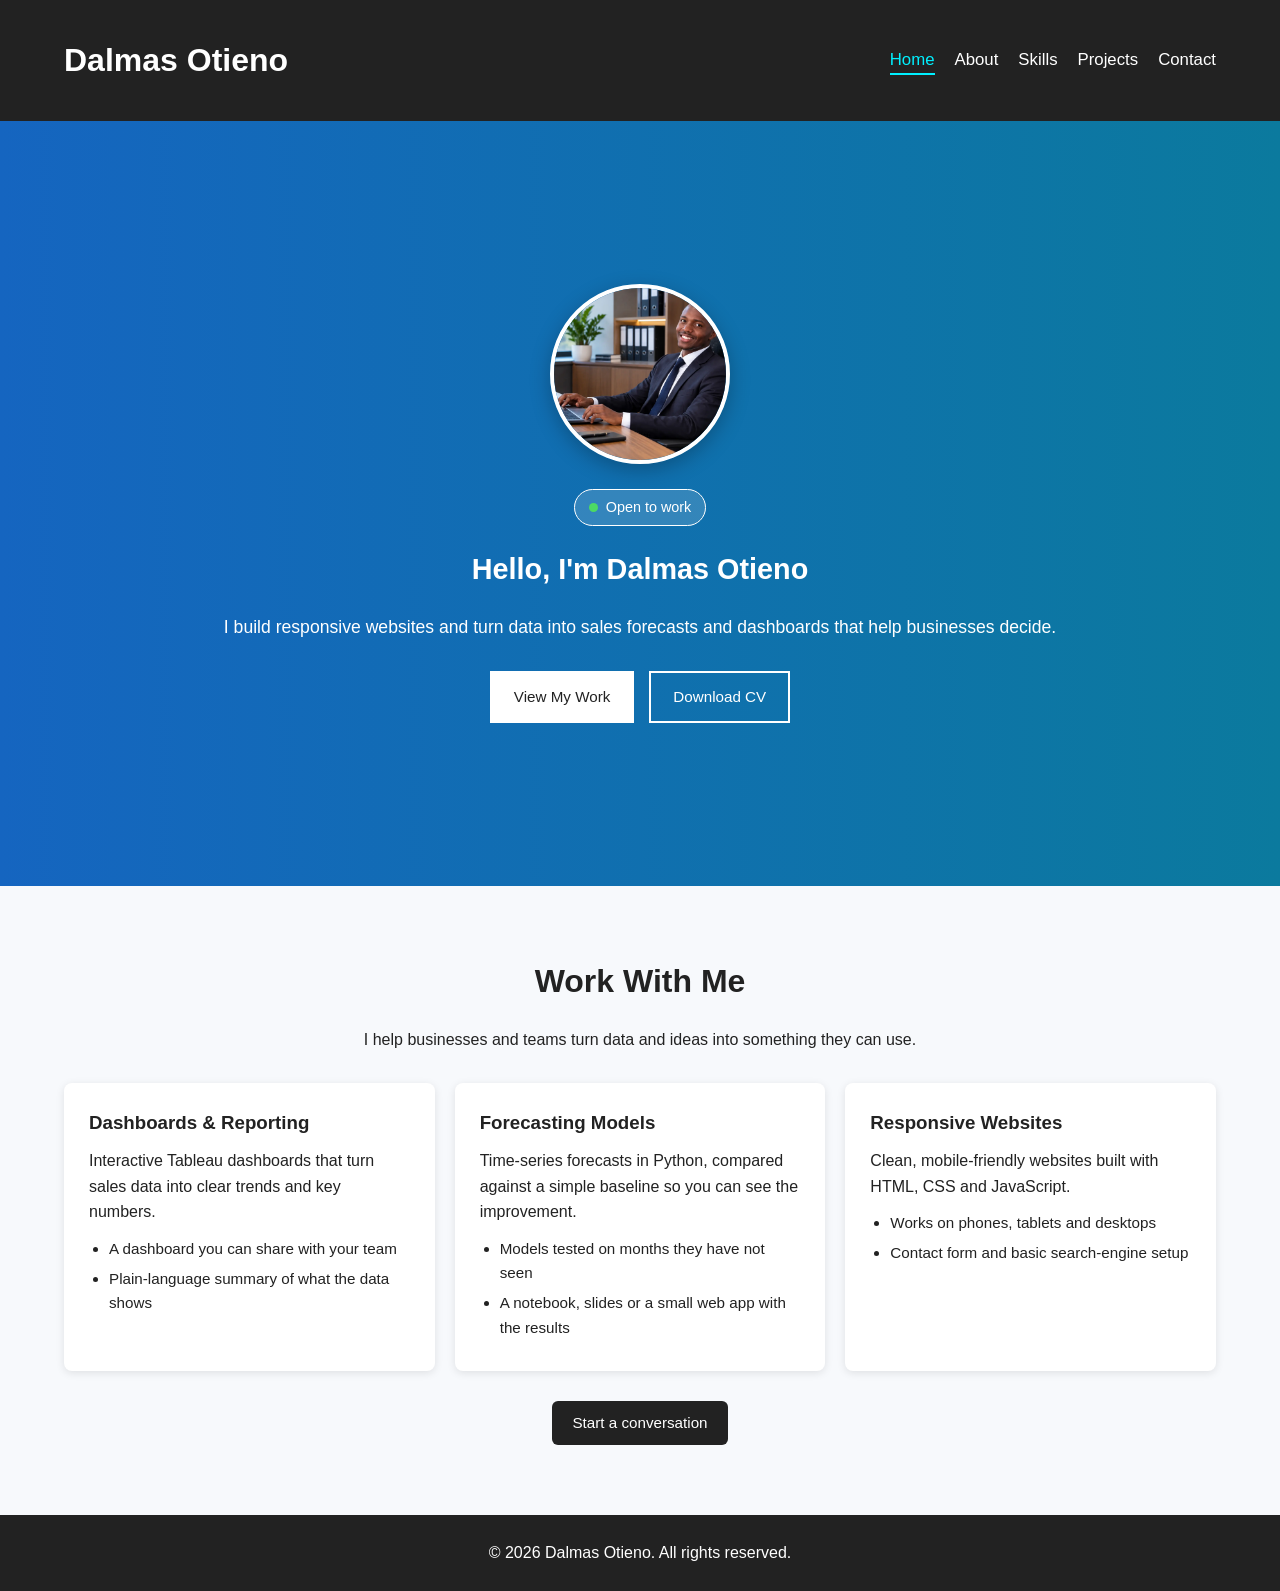
<file: docs/index.html>
<!DOCTYPE html>
<html lang="en">
<head>
  <meta charset="UTF-8">
  <meta http-equiv="refresh" content="0; url=home/">
  <title>Professional Portfolio</title>
</head>
<body>
  <p>Redirecting to <a href="home/">Home</a>...</p>
</body>
</html>
</file>
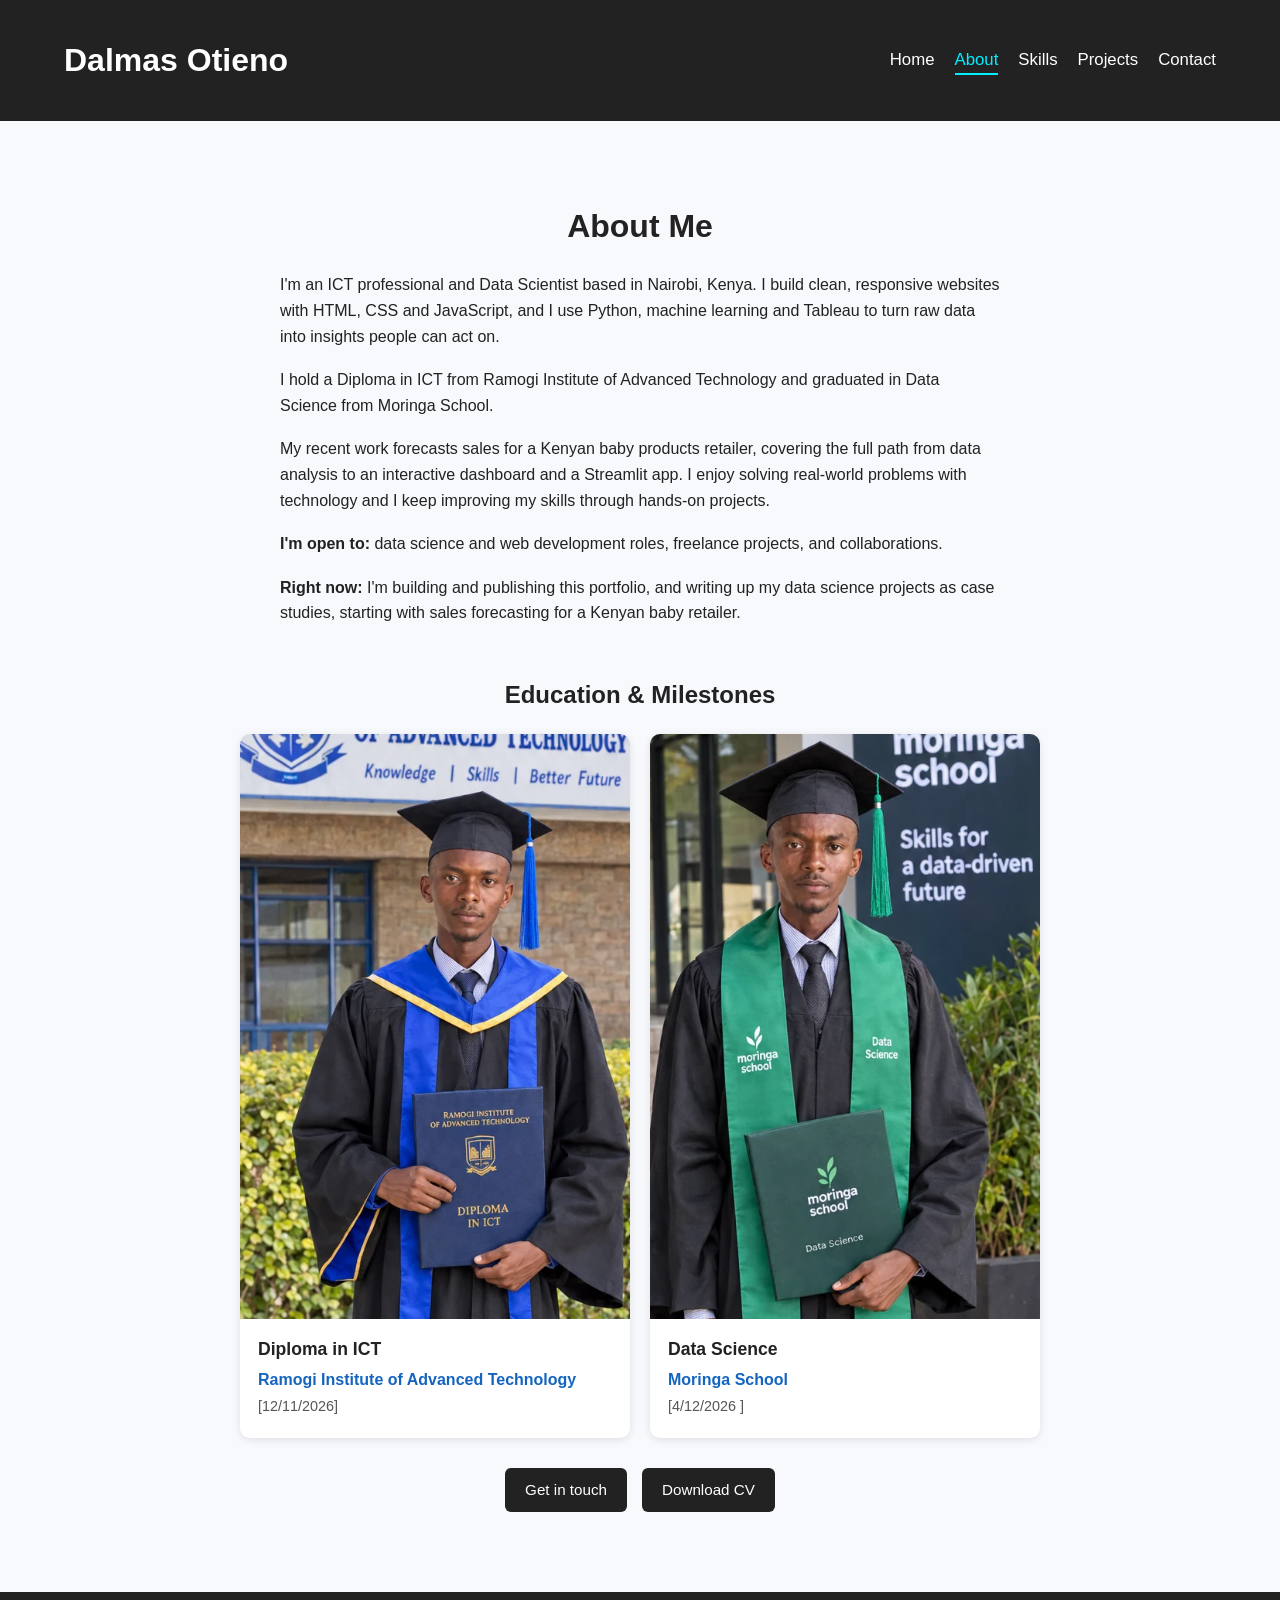
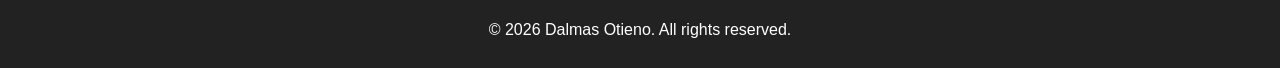
<file: docs/about/index.html>
<!DOCTYPE html>
<html lang="en">
<head>
  <meta charset="UTF-8">
  <meta name="viewport" content="width=device-width, initial-scale=1.0">
  <meta name="color-scheme" content="light dark">
  <title>About | Dalmas Otieno</title>
  <meta name="description" content="About Dalmas Otieno: ICT professional and Data Scientist in Nairobi who builds responsive websites and turns data into forecasts and dashboards.">
  <meta name="theme-color" content="#222222">
  <link rel="icon" href="../assets/images/favicon.png">
  <link rel="canonical" href="https://dalmasotieno.github.io/projecthub/about/">

  <meta property="og:type" content="website">
  <meta property="og:title" content="About | Dalmas Otieno">
  <meta property="og:description" content="ICT professional and Data Scientist building websites, forecasts and dashboards.">
  <meta property="og:image" content="https://dalmasotieno.github.io/projecthub/assets/images/preview.png">
  <meta property="og:url" content="https://dalmasotieno.github.io/projecthub/about/">
  <meta name="twitter:card" content="summary_large_image">

  <link rel="stylesheet" href="../assets/css/style.css">
</head>
<body>

<header>
  <nav class="container">
    <h1>Dalmas Otieno</h1>
    <button class="menu-toggle" id="menuToggle" aria-label="Toggle menu" aria-expanded="false" aria-controls="navLinks">&#9776;</button>
    <ul id="navLinks">
      <li><a href="../home/">Home</a></li>
      <li><a href="../about/" class="active">About</a></li>
      <li><a href="../skills/">Skills</a></li>
      <li><a href="../projects/">Projects</a></li>
      <li><a href="../contact/">Contact</a></li>
    </ul>
  </nav>
</header>

<main class="page-main">
  <section class="section container">
    <h2>About Me</h2>

    <p class="about-text">I'm an ICT professional and Data Scientist based in Nairobi, Kenya. I build clean, responsive websites with HTML, CSS and JavaScript, and I use Python, machine learning and Tableau to turn raw data into insights people can act on.</p>

    <p class="about-text">I hold a Diploma in ICT from Ramogi Institute of Advanced Technology and graduated in Data Science from Moringa School.</p>

    <p class="about-text">My recent work forecasts sales for a Kenyan baby products retailer, covering the full path from data analysis to an interactive dashboard and a Streamlit app. I enjoy solving real-world problems with technology and I keep improving my skills through hands-on projects.</p>

    <p class="about-text"><strong>I'm open to:</strong> data science and web development roles, freelance projects, and collaborations.</p>
<p class="about-text now-line"><strong>Right now:</strong> I'm building and publishing this portfolio, and writing up my data science projects as case studies, starting with sales forecasting for a Kenyan baby retailer.</p>

    <h3 class="edu-title">Education &amp; Milestones</h3>

    <div class="edu-grid">
      <article class="edu-card">
        <img src="../assets/images/graduation-ramogi.webp" alt="Dalmas Otieno at graduation from Ramogi Institute of Advanced Technology" width="504" height="756" loading="lazy">
        <div class="edu-body">
          <h4>Diploma in ICT</h4>
          <p class="edu-school">Ramogi Institute of Advanced Technology</p>
          <p class="edu-year">[12/11/2026]</p>
        </div>
      </article>

      <article class="edu-card">
        <img src="../assets/images/graduation-moringa.webp" alt="Dalmas Otieno at graduation from Moringa School" width="504" height="756" loading="lazy">
        <div class="edu-body">
          <h4>Data Science</h4>
          <p class="edu-school">Moringa School</p>
          <p class="edu-year">[4/12/2026 ]</p>
        </div>
      </article>
    </div>

    <p class="about-cta">
      <a class="project-link" href="../contact/">Get in touch</a>
      <a class="project-link" href="../assets/cv/Dalmas_Otieno_CV.pdf" download>Download CV</a>
    </p>
  </section>
</main>

<footer>
  <p>&copy; 2026 Dalmas Otieno. All rights reserved.</p>
</footer>

<script src="../assets/js/script.js"></script>
</body>
</html>
</file>
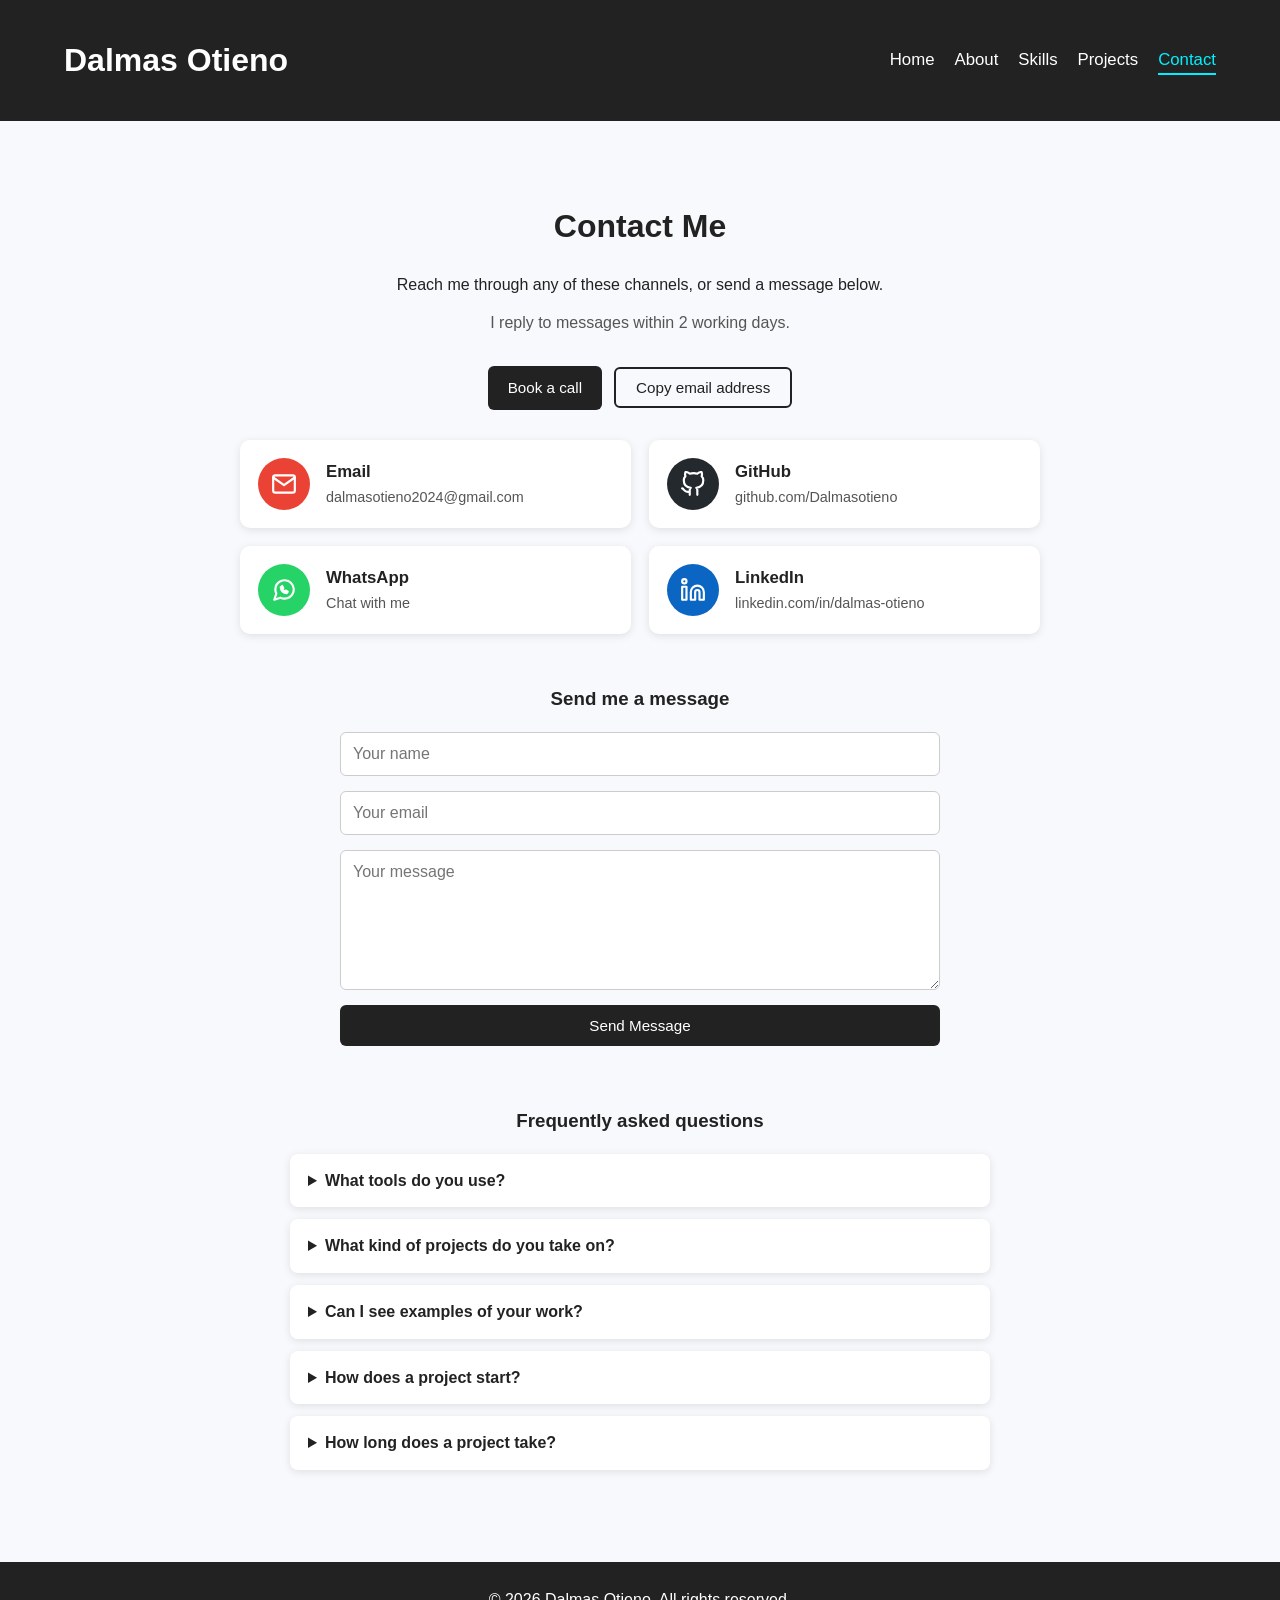
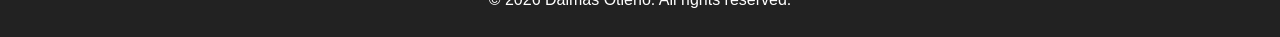
<file: docs/contact/index.html>
<!DOCTYPE html>
<html lang="en">
<head>
  <meta charset="UTF-8">
  <meta name="viewport" content="width=device-width, initial-scale=1.0">
  <meta name="color-scheme" content="light dark">
  <title>Contact | Dalmas Otieno</title>
  <meta name="description" content="Get in touch with Dalmas Otieno, Web Developer and Data Scientist in Nairobi, by email, WhatsApp, LinkedIn or the contact form.">
  <meta name="theme-color" content="#222222">
  <link rel="icon" href="../assets/images/favicon.png">
  <link rel="canonical" href="https://dalmasotieno.github.io/projecthub/contact/">

  <meta property="og:type" content="website">
  <meta property="og:title" content="Contact | Dalmas Otieno">
  <meta property="og:description" content="Contact Dalmas Otieno by email, WhatsApp, LinkedIn or the contact form.">
  <meta property="og:image" content="https://dalmasotieno.github.io/projecthub/assets/images/preview.png">
  <meta property="og:url" content="https://dalmasotieno.github.io/projecthub/contact/">
  <meta name="twitter:card" content="summary_large_image">

  <link rel="stylesheet" href="../assets/css/style.css">
</head>
<body>

<header>
  <nav class="container">
    <h1>Dalmas Otieno</h1>
    <button class="menu-toggle" id="menuToggle" aria-label="Toggle menu" aria-expanded="false" aria-controls="navLinks">&#9776;</button>
    <ul id="navLinks">
      <li><a href="../home/">Home</a></li>
      <li><a href="../about/">About</a></li>
      <li><a href="../skills/">Skills</a></li>
      <li><a href="../projects/">Projects</a></li>
      <li><a href="../contact/" class="active">Contact</a></li>
    </ul>
  </nav>
</header>

<main class="page-main">
  <section class="section container">
    <h2>Contact Me</h2>
    <p class="contact-intro">Reach me through any of these channels, or send a message below.</p>
    <p class="availability">I reply to messages within 2 working days.</p>

    <div class="contact-actions">
      <a class="project-link" href="https://calendly.com/otieno-owino-student/30min" target="_blank" rel="noopener noreferrer">Book a call</a>
      <button type="button" class="copy-btn" data-copy="dalmasotieno2024@gmail.com" aria-live="polite">Copy email address</button>
    </div>

    <div class="contact-grid">
      <!-- Email -->
      <a class="contact-card email" href="mailto:dalmasotieno2024@gmail.com?subject=Hello%20Dalmas">
        <span class="contact-icon"><svg width="26" height="26" viewBox="0 0 24 24" aria-hidden="true" fill="none" stroke="currentColor" stroke-width="2" stroke-linecap="round" stroke-linejoin="round"><path d="M4 4h16c1.1 0 2 .9 2 2v12c0 1.1-.9 2-2 2H4c-1.1 0-2-.9-2-2V6c0-1.1.9-2 2-2z"/><polyline points="22,6 12,13 2,6"/></svg></span>
        <span class="contact-text"><strong>Email</strong><span>dalmasotieno2024@gmail.com</span></span>
      </a>

      <!-- GitHub -->
      <a class="contact-card github" href="https://github.com/Dalmasotieno" target="_blank" rel="noopener noreferrer">
        <span class="contact-icon"><svg width="26" height="26" viewBox="0 0 24 24" aria-hidden="true" fill="none" stroke="currentColor" stroke-width="2" stroke-linecap="round" stroke-linejoin="round"><path d="M9 19c-5 1.5-5-2.5-7-3m14 6v-3.87a3.37 3.37 0 0 0-.94-2.61c3.14-.35 6.44-1.54 6.44-7A5.44 5.44 0 0 0 20 4.77 5.07 5.07 0 0 0 19.91 1S18.73.65 16 2.48a13.38 13.38 0 0 0-7 0C6.27.65 5.09 1 5.09 1A5.07 5.07 0 0 0 5 4.77a5.44 5.44 0 0 0-1.5 3.78c0 5.42 3.3 6.61 6.44 7A3.37 3.37 0 0 0 9 18.13V22"/></svg></span>
        <span class="contact-text"><strong>GitHub</strong><span>github.com/Dalmasotieno</span></span>
      </a>

      <!-- WhatsApp -->
      <a class="contact-card whatsapp" href="https://wa.me/254743826266?text=Hello%20Dalmas%2C%20I%20found%20your%20portfolio" target="_blank" rel="noopener noreferrer">
        <span class="contact-icon"><svg width="26" height="26" viewBox="0 0 24 24" aria-hidden="true" fill="none" stroke="currentColor" stroke-width="2" stroke-linecap="round" stroke-linejoin="round"><path d="M21 11.5a8.38 8.38 0 0 1-.9 3.8 8.5 8.5 0 0 1-7.6 4.7 8.38 8.38 0 0 1-3.8-.9L3 21l1.9-5.7a8.38 8.38 0 0 1-.9-3.8 8.5 8.5 0 0 1 4.7-7.6 8.38 8.38 0 0 1 3.8-.9h.5a8.48 8.48 0 0 1 8 8v.5z"/><path d="M9 9.5c0 3 2.5 5.5 5.5 5.5l1-1.5-2-1-1 .8c-.8-.4-1.6-1.2-2-2l.8-1-1-2z"/></svg></span>
        <span class="contact-text"><strong>WhatsApp</strong><span>Chat with me</span></span>
      </a>

      <!-- LinkedIn -->
      <a class="contact-card linkedin" href="https://www.linkedin.com/in/dalmas-otieno/" target="_blank" rel="noopener noreferrer">
        <span class="contact-icon"><svg width="26" height="26" viewBox="0 0 24 24" aria-hidden="true" fill="none" stroke="currentColor" stroke-width="2" stroke-linecap="round" stroke-linejoin="round"><path d="M16 8a6 6 0 0 1 6 6v7h-4v-7a2 2 0 0 0-2-2 2 2 0 0 0-2 2v7h-4v-7a6 6 0 0 1 6-6z"/><rect x="2" y="9" width="4" height="12"/><circle cx="4" cy="4" r="2"/></svg></span>
        <span class="contact-text"><strong>LinkedIn</strong><span>linkedin.com/in/dalmas-otieno</span></span>
      </a>
    </div>

    <!-- Contact form (Formspree) -->
    <h3 class="form-title">Send me a message</h3>
    <form id="contactForm" action="https://formspree.io/f/mzeegpaz" method="POST">
      <input type="text" name="name" placeholder="Your name" autocomplete="name" required>
      <input type="email" name="email" placeholder="Your email" autocomplete="email" required>
      <textarea name="message" placeholder="Your message" required></textarea>
      <input type="text" name="_gotcha" style="display:none" tabindex="-1" autocomplete="off">
      <button type="submit">Send Message</button>
    </form>
    <p id="formMessage" role="status" aria-live="polite"></p>

    <h3 class="form-title faq-title">Frequently asked questions</h3>
    <div class="faq">
      <details>
        <summary>What tools do you use?</summary>
        <p>For data work I use Python (including PySpark), SQL, Tableau and machine learning. For websites I use HTML, CSS and JavaScript, with Git and GitHub for version control.</p>
      </details>

      <details>
        <summary>What kind of projects do you take on?</summary>
        <p>Dashboards, forecasting models and responsive websites, as well as collaborations and full-time roles.</p>
      </details>

      <details>
        <summary>Can I see examples of your work?</summary>
        <p>Yes. The Projects page has a full case study on sales forecasting for a Kenyan retailer, with results, slides, a live app and a dashboard.</p>
      </details>

      <details>
        <summary>How does a project start?</summary>
        <p>Send me a message with what you need and the data or content you have. I will reply with questions and a suggested plan before any work begins.</p>
      </details>

      <details>
        <summary>How long does a project take?</summary>
        <p>It depends on the size of the work and the state of the data. I give a time estimate once I understand what you need.</p>
      </details>
    </div>
  </section>
</main>

<footer>
  <p>&copy; 2026 Dalmas Otieno. All rights reserved.</p>
</footer>

<script src="../assets/js/script.js"></script>
<script>
  // Send the form without leaving the page
  const form = document.getElementById("contactForm");
  const msg = document.getElementById("formMessage");

  if (form && msg) {
    form.addEventListener("submit", async function (e) {
      e.preventDefault();
      const btn = form.querySelector("button");
      btn.disabled = true;
      msg.className = "";
      msg.textContent = "Sending...";

      try {
        const res = await fetch(form.action, {
          method: "POST",
          body: new FormData(form),
          headers: { Accept: "application/json" }
        });
        if (res.ok) {
          msg.className = "success";
          msg.textContent = "Thank you! Your message has been sent.";
          form.reset();
        } else {
          throw new Error("Request failed");
        }
      } catch (err) {
        msg.className = "error";
        msg.textContent = "Sorry, something went wrong. Please email me directly.";
      } finally {
        btn.disabled = false;
      }
    });
  }
</script>
</body>
</html>
</file>
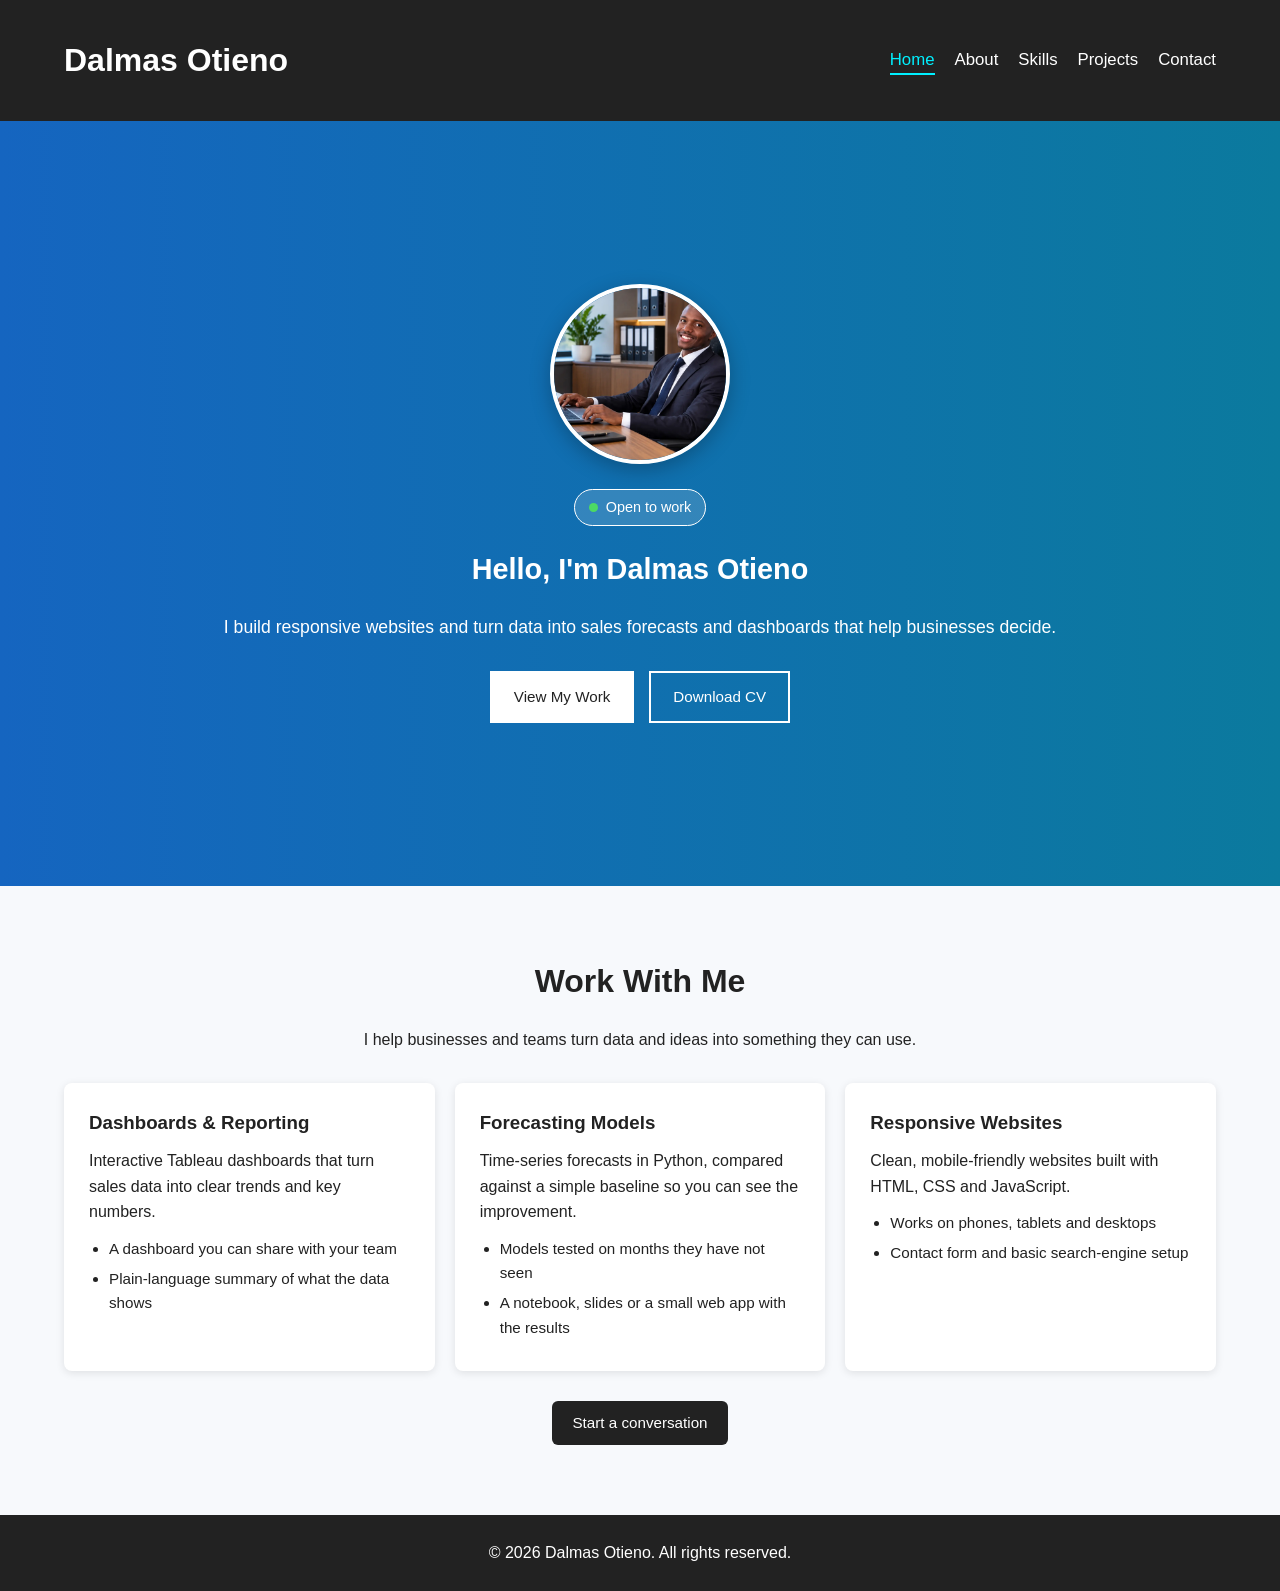
<file: docs/home/index.html>
<!DOCTYPE html>
<html lang="en">
<head>
  <meta charset="UTF-8">
  <meta name="viewport" content="width=device-width, initial-scale=1.0">
  <meta name="color-scheme" content="light dark">
  <title>Dalmas Otieno | Web Developer & Data Scientist in Nairobi</title>
  <meta name="description" content="Portfolio of Dalmas Otieno: responsive websites, sales forecasting, dashboards and data science projects in Nairobi, Kenya.">
  <meta name="theme-color" content="#222222">
  <link rel="icon" href="../assets/images/favicon.png">
  <link rel="canonical" href="https://dalmasotieno.github.io/projecthub/home/">

  <meta property="og:type" content="website">
  <meta property="og:title" content="Dalmas Otieno | Web Developer & Data Scientist">
  <meta property="og:description" content="Portfolio of data science and web development projects.">
  <meta property="og:image" content="https://dalmasotieno.github.io/projecthub/assets/images/preview.png">
  <meta property="og:url" content="https://dalmasotieno.github.io/projecthub/home/">
  <meta name="twitter:card" content="summary_large_image">

  <link rel="stylesheet" href="../assets/css/style.css">
</head>
<body>

<header>
  <nav class="container">
    <h1>Dalmas Otieno</h1>
    <button class="menu-toggle" id="menuToggle" aria-label="Toggle menu" aria-expanded="false" aria-controls="navLinks">&#9776;</button>
    <ul id="navLinks">
      <li><a href="../home/" class="active">Home</a></li>
      <li><a href="../about/">About</a></li>
      <li><a href="../skills/">Skills</a></li>
      <li><a href="../projects/">Projects</a></li>
      <li><a href="../contact/">Contact</a></li>
     
    </ul>
  </nav>
</header>

<section class="hero">
  <img src="../assets/images/Ict_support_officer.webp" alt="Dalmas Otieno, Web Developer & Data Scientist" class="profile-img" width="180" height="180">
  <div class="open-badge">Open to work</div>
  <h2>Hello, I'm Dalmas Otieno</h2>
  <p>I build responsive websites and turn data into sales forecasts and dashboards that help businesses decide.</p>
  <div class="hero-buttons">
    <a class="btn" href="../projects/">View My Work</a>
    <a class="btn btn-outline" href="../assets/cv/Dalmas_Otieno_CV.pdf" download>Download CV</a>
  </div>
</section>
<section class="section container" id="work-with-me">
  <h2>Work With Me</h2>
  <p class="services-intro">I help businesses and teams turn data and ideas into something they can use.</p>

  <div class="services-grid">
    <article class="service-card">
      <h3>Dashboards &amp; Reporting</h3>
      <p>Interactive Tableau dashboards that turn sales data into clear trends and key numbers.</p>
      <ul>
        <li>A dashboard you can share with your team</li>
        <li>Plain-language summary of what the data shows</li>
      </ul>
    </article>

    <article class="service-card">
      <h3>Forecasting Models</h3>
      <p>Time-series forecasts in Python, compared against a simple baseline so you can see the improvement.</p>
      <ul>
        <li>Models tested on months they have not seen</li>
        <li>A notebook, slides or a small web app with the results</li>
      </ul>
    </article>

    <article class="service-card">
      <h3>Responsive Websites</h3>
      <p>Clean, mobile-friendly websites built with HTML, CSS and JavaScript.</p>
      <ul>
        <li>Works on phones, tablets and desktops</li>
        <li>Contact form and basic search-engine setup</li>
      </ul>
    </article>
  </div>

  <p class="services-cta"><a class="project-link" href="../contact/">Start a conversation</a></p>
</section>

<footer>
  <p>&copy; 2026 Dalmas Otieno. All rights reserved.</p>
</footer>

<script src="../assets/js/script.js"></script>
</body>
</html>
</file>
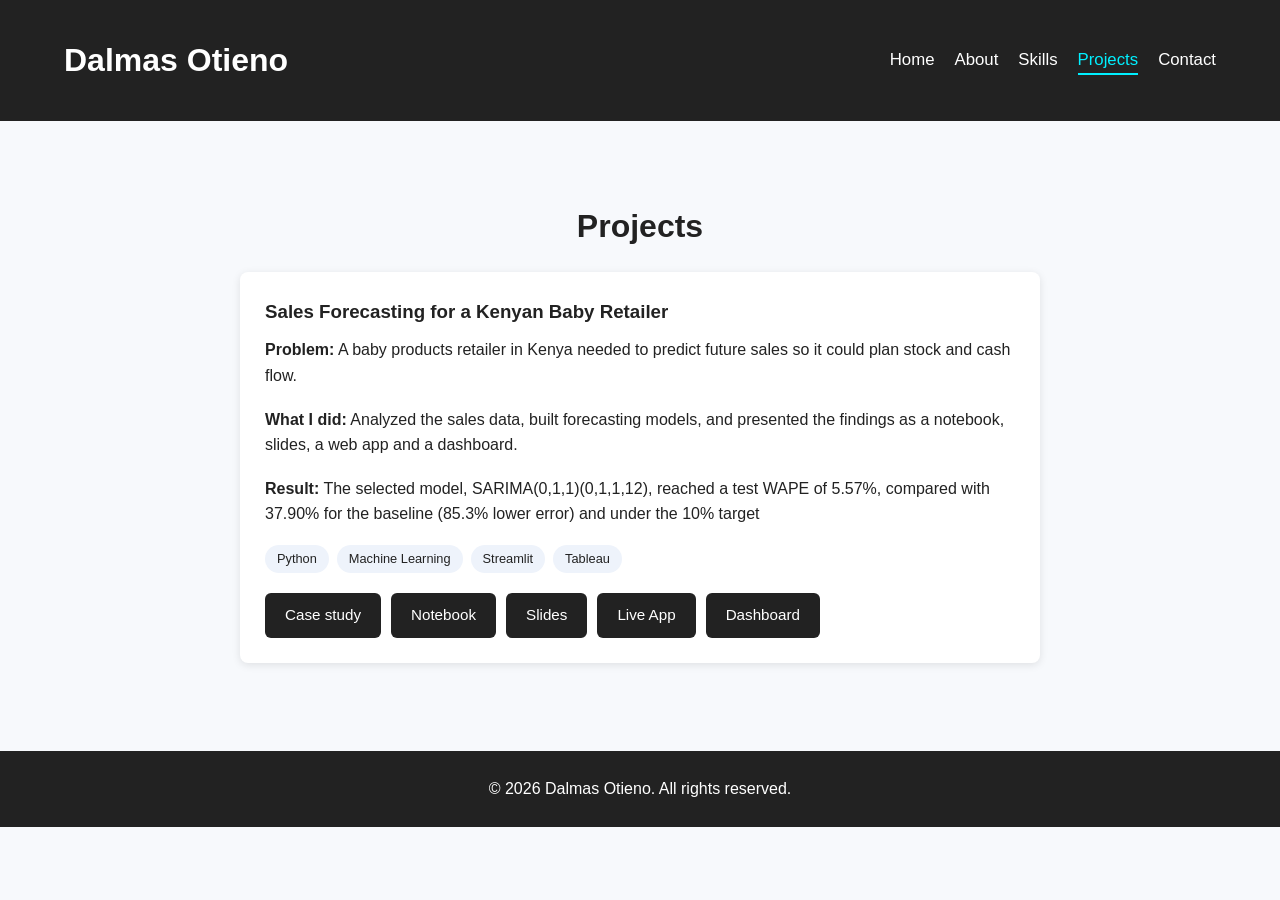
<file: docs/projects/index.html>
<!DOCTYPE html>
<html lang="en">
<head>
  <meta charset="UTF-8">
  <meta name="viewport" content="width=device-width, initial-scale=1.0">
  <meta name="color-scheme" content="light dark">
  <title>Projects | Dalmas Otieno</title>
  <meta name="description" content="Projects by Dalmas Otieno: sales forecasting for a Kenyan baby products retailer, with a notebook, slides, Streamlit app and Tableau dashboard.">
  <meta name="theme-color" content="#222222">
  <link rel="icon" href="../assets/images/favicon.png">
  <link rel="canonical" href="https://dalmasotieno.github.io/projecthub/projects/">

  <meta property="og:type" content="website">
  <meta property="og:title" content="Projects | Dalmas Otieno">
  <meta property="og:description" content="Data science and web projects, including sales forecasting for a Kenyan retailer.">
  <meta property="og:image" content="https://dalmasotieno.github.io/projecthub/assets/images/preview.png">
  <meta property="og:url" content="https://dalmasotieno.github.io/projecthub/projects/">
  <meta name="twitter:card" content="summary_large_image">

  <link rel="stylesheet" href="../assets/css/style.css">
</head>
<body>

<header>
  <nav class="container">
    <h1>Dalmas Otieno</h1>
    <button class="menu-toggle" id="menuToggle" aria-label="Toggle menu" aria-expanded="false" aria-controls="navLinks">&#9776;</button>
    <ul id="navLinks">
      <li><a href="../home/">Home</a></li>
      <li><a href="../about/">About</a></li>
      <li><a href="../skills/">Skills</a></li>
      <li><a href="../projects/" class="active">Projects</a></li>
      <li><a href="../contact/">Contact</a></li>
    
    </ul>
  </nav>
</header>

<main class="page-main">
  <section class="section container">
    <h2>Projects</h2>

    <div class="projects-grid">
      <div class="card case-study">
        <h3>Sales Forecasting for a Kenyan Baby Retailer</h3>
        <p><strong>Problem:</strong> A baby products retailer in Kenya needed to predict future sales so it could plan stock and cash flow.</p>
        <p><strong>What I did:</strong> Analyzed the sales data, built forecasting models, and presented the findings as a notebook, slides, a web app and a dashboard.</p>
        <p><strong>Result:</strong> The selected model, SARIMA(0,1,1)(0,1,1,12), reached a test WAPE of 5.57%, compared with 37.90% for the baseline (85.3% lower error) and under the 10% target</p>

        <div class="tags">
          <span>Python</span>
          <span>Machine Learning</span>
          <span>Streamlit</span>
          <span>Tableau</span>
        </div>

        <div class="project-links">
          <a class="project-link" href="sales-forecasting/">Case study</a>
          <a class="project-link" href="https://github.com/Dalmasotieno/sales/blob/main/Sales_Forecasting_Kenyan_Baby_Products_Retailer.ipynb" target="_blank" rel="noopener noreferrer">Notebook</a>
          <a class="project-link" href="https://docs.google.com/presentation/d/1kswU8ISiDTqyRURRFYpscX3BDiLojnta/edit?usp=sharing&amp;ouid=105636993682315959072&amp;rtpof=true&amp;sd=true" target="_blank" rel="noopener noreferrer">Slides</a>
          <a class="project-link" href="https://baby-retail-forecast.streamlit.app/" target="_blank" rel="noopener noreferrer">Live App</a>
          <a class="project-link" href="https://public.tableau.com/app/profile/otieno.owino/viz/SalesForecasting_17927578408620/ExecutiveOverview" target="_blank" rel="noopener noreferrer">Dashboard</a>
        </div>
      </div>
    </div>
  </section>
</main>

<footer>
  <p>&copy; 2026 Dalmas Otieno. All rights reserved.</p>
</footer>

<script src="../assets/js/script.js"></script>
</body>
</html>
</file>
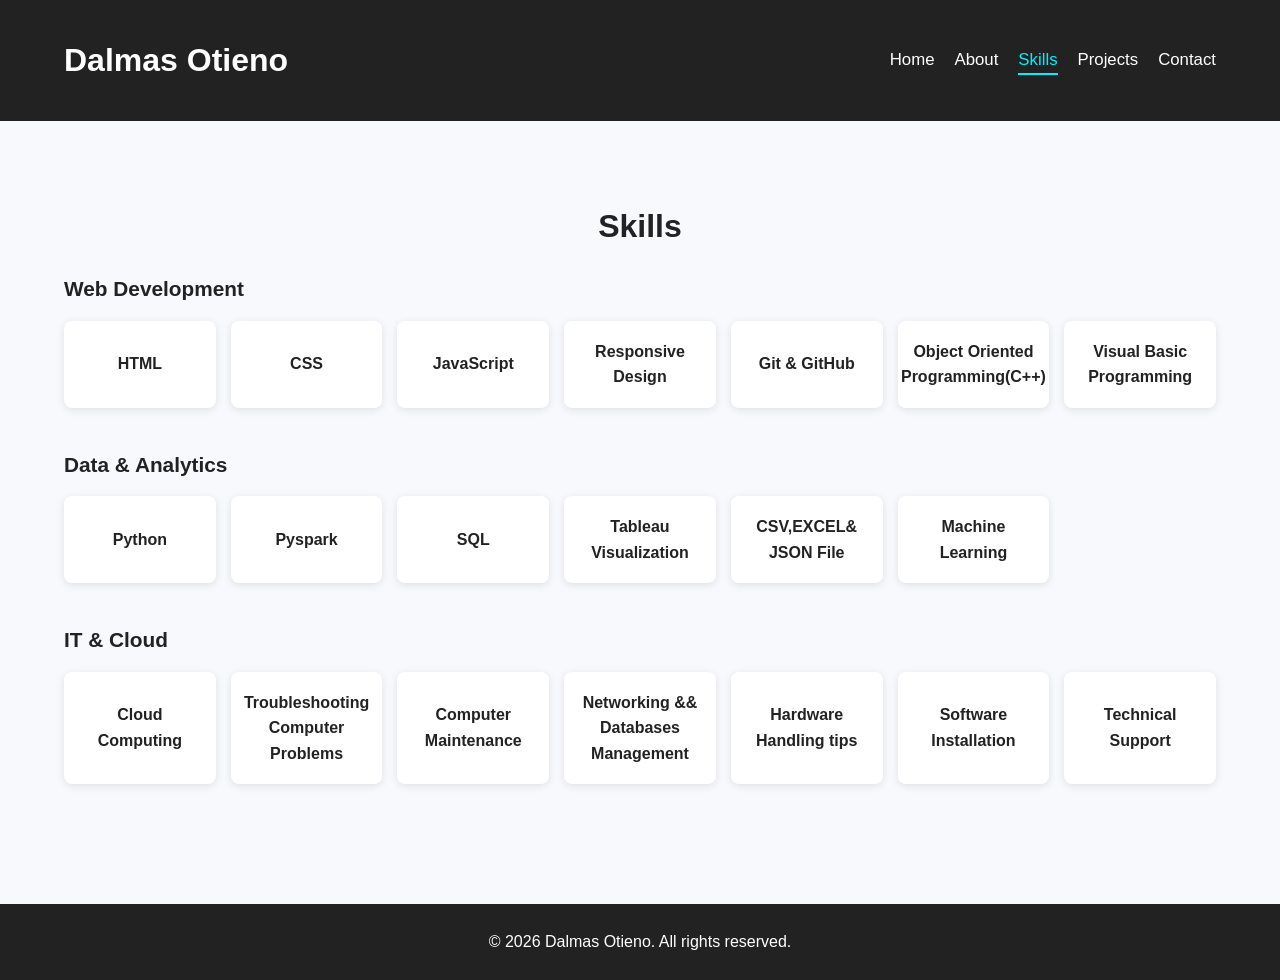
<file: docs/skills/index.html>
<!DOCTYPE html>
<html lang="en">
<head>
  <meta charset="UTF-8">
  <meta name="viewport" content="width=device-width, initial-scale=1.0">
  <meta name="color-scheme" content="light dark">
  <title>Skills | Dalmas Otieno</title>
  <meta name="description" content="Skills of Dalmas Otieno: HTML, CSS, JavaScript, Python, SQL, Tableau, machine learning, cloud computing and IT support.">
  <meta name="theme-color" content="#222222">
  <link rel="icon" href="../assets/images/favicon.png">
  <link rel="canonical" href="https://dalmasotieno.github.io/projecthub/skills/">

  <meta property="og:type" content="website">
  <meta property="og:title" content="Skills | Dalmas Otieno">
  <meta property="og:description" content="Web development, data science and IT skills.">
  <meta property="og:image" content="https://dalmasotieno.github.io/projecthub/assets/images/preview.png">
  <meta property="og:url" content="https://dalmasotieno.github.io/projecthub/skills/">
  <meta name="twitter:card" content="summary_large_image">

  <link rel="stylesheet" href="../assets/css/style.css">
</head>
<body>

<header>
  <nav class="container">
    <h1>Dalmas Otieno</h1>
    <button class="menu-toggle" id="menuToggle" aria-label="Toggle menu" aria-expanded="false" aria-controls="navLinks">&#9776;</button>
    <ul id="navLinks">
      <li><a href="../home/">Home</a></li>
      <li><a href="../about/">About</a></li>
      <li><a href="../skills/" class="active">Skills</a></li>
      <li><a href="../projects/">Projects</a></li>
      <li><a href="../contact/">Contact</a></li>
    </ul>
  </nav>
</header>

<main class="page-main">
  <section class="section container">
    <h2>Skills</h2>

<div class="skill-group">
  <h3>Web Development</h3>
  <div class="skills-grid">
    <div class="skill">HTML</div>
    <div class="skill">CSS</div>
    <div class="skill">JavaScript</div>
    <div class="skill">Responsive Design</div>
    <div class="skill">Git &amp; GitHub</div>
    <div class="skill">Object Oriented Programming(C++)</div>
    <div class="skill">Visual Basic Programming</div>
  </div>
</div>

<div class="skill-group">
  <h3>Data &amp; Analytics</h3>
  <div class="skills-grid">
    <div class="skill">Python</div>
    <div class="skill">Pyspark</div>
    <div class="skill">SQL</div>
    <div class="skill">Tableau Visualization</div>
    <div class="skill">CSV,EXCEL& JSON File</div>
    <div class="skill">Machine Learning</div>
  </div>
</div>

<div class="skill-group">
  <h3>IT &amp; Cloud</h3>
  <div class="skills-grid">
    <div class="skill">Cloud Computing</div>
    <div class="skill">Troubleshooting Computer Problems</div>
    <div class="skill">Computer Maintenance</div>
    <div class="skill">Networking && Databases Management</div>
    <div class="skill">Hardware Handling tips</div>
    <div class="skill">Software Installation</div>
    <div class="skill">Technical Support</div>
  </div>
</div>
  </section>
</main>

<footer>
  <p>&copy; 2026 Dalmas Otieno. All rights reserved.</p>
</footer>

<script src="../assets/js/script.js"></script>
</body>
</html>
</file>
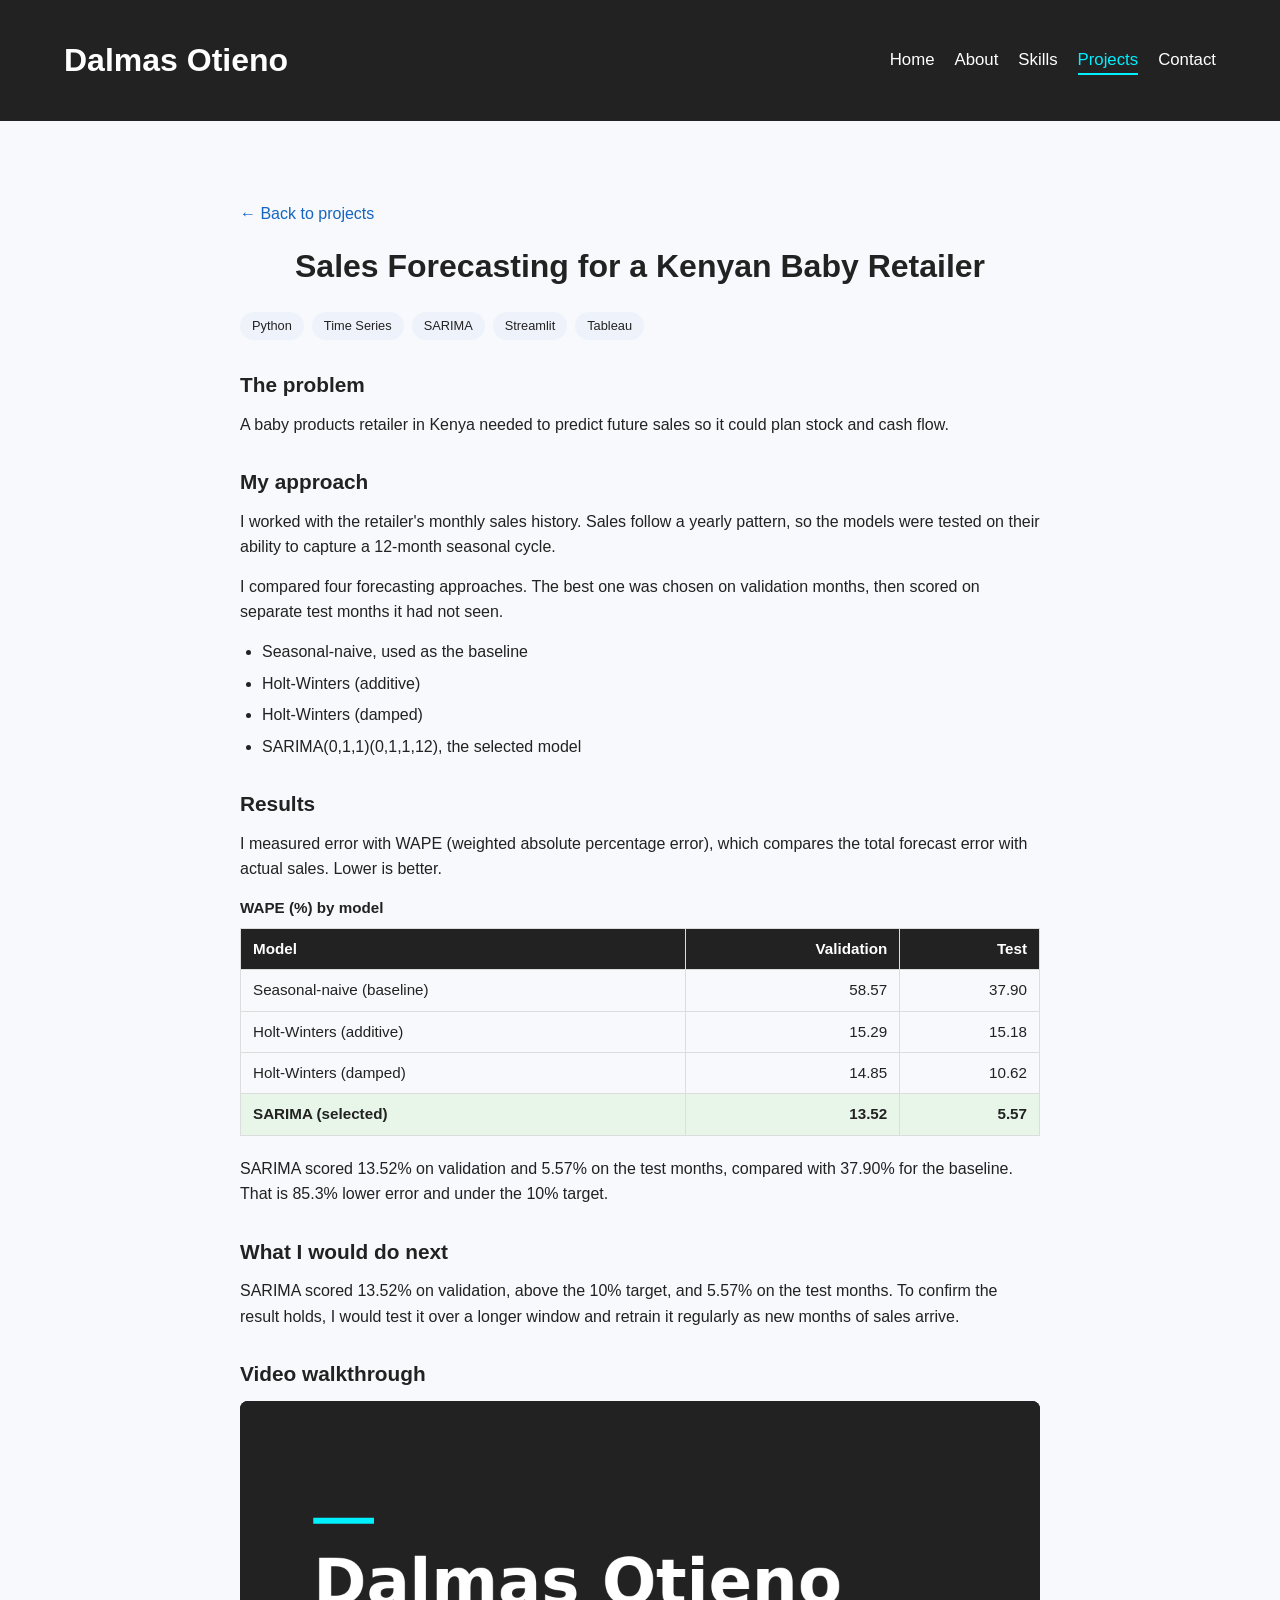
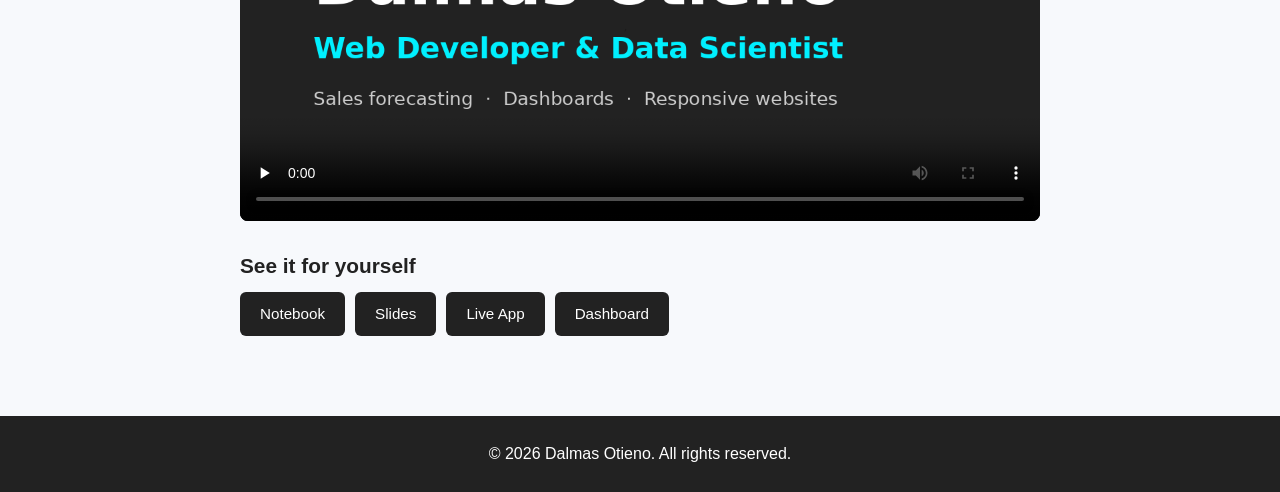
<file: docs/projects/sales-forecasting/index.html>
<!DOCTYPE html>
<html lang="en">
<head>
  <meta charset="UTF-8">
  <meta name="viewport" content="width=device-width, initial-scale=1.0">
  <title>Sales Forecasting Case Study | Dalmas Otieno</title>
  <meta name="description" content="Case study: forecasting sales for a Kenyan baby products retailer. SARIMA reached a test WAPE of 5.57% against 37.90% for the baseline.">
  <meta name="theme-color" content="#222222">
  <link rel="icon" href="../../assets/images/favicon.png">
  <link rel="canonical" href="https://dalmasotieno.github.io/projecthub/projects/sales-forecasting/">

  <meta property="og:type" content="article">
  <meta property="og:title" content="Sales Forecasting Case Study | Dalmas Otieno">
  <meta property="og:description" content="SARIMA forecasting for a Kenyan baby products retailer: 5.57% test WAPE.">
  <meta property="og:image" content="https://dalmasotieno.github.io/projecthub/assets/images/preview.png">
  <meta property="og:url" content="https://dalmasotieno.github.io/projecthub/projects/sales-forecasting/">
  <meta name="twitter:card" content="summary_large_image">

  <link rel="stylesheet" href="../../assets/css/style.css">
</head>
<body>

<header>
  <nav class="container">
    <h1>Dalmas Otieno</h1>
    <button class="menu-toggle" id="menuToggle" aria-label="Toggle menu" aria-expanded="false" aria-controls="navLinks">&#9776;</button>
    <ul id="navLinks">
      <li><a href="../../home/">Home</a></li>
      <li><a href="../../about/">About</a></li>
      <li><a href="../../skills/">Skills</a></li>
      <li><a href="../../projects/" class="active">Projects</a></li>
      <li><a href="../../contact/">Contact</a></li>
    </ul>
  </nav>
</header>

<main class="page-main">
  <section class="section container case-page">
    <p class="breadcrumb"><a href="../">&larr; Back to projects</a></p>

    <h2>Sales Forecasting for a Kenyan Baby Retailer</h2>

    <div class="tags">
      <span>Python</span>
      <span>Time Series</span>
      <span>SARIMA</span>
      <span>Streamlit</span>
      <span>Tableau</span>
    </div>

    <h3>The problem</h3>
    <p>A baby products retailer in Kenya needed to predict future sales so it could plan stock and cash flow.</p>

    <h3>My approach</h3>
    <p>I worked with the retailer's monthly sales history. Sales follow a yearly pattern, so the models were tested on their ability to capture a 12-month seasonal cycle.</p>
    <p>I compared four forecasting approaches. The best one was chosen on validation months, then scored on separate test months it had not seen.</p>
    <ul>
      <li>Seasonal-naive, used as the baseline</li>
      <li>Holt-Winters (additive)</li>
      <li>Holt-Winters (damped)</li>
      <li>SARIMA(0,1,1)(0,1,1,12), the selected model</li>
    </ul>

    <h3>Results</h3>
    <p>I measured error with WAPE (weighted absolute percentage error), which compares the total forecast error with actual sales. Lower is better.</p>

    <div class="results-table-wrap">
      <table class="results-table">
        <caption>WAPE (%) by model</caption>
        <thead>
          <tr><th>Model</th><th>Validation</th><th>Test</th></tr>
        </thead>
        <tbody>
          <tr><td>Seasonal-naive (baseline)</td><td>58.57</td><td>37.90</td></tr>
          <tr><td>Holt-Winters (additive)</td><td>15.29</td><td>15.18</td></tr>
          <tr><td>Holt-Winters (damped)</td><td>14.85</td><td>10.62</td></tr>
          <tr class="best"><td>SARIMA (selected)</td><td>13.52</td><td>5.57</td></tr>
        </tbody>
      </table>
    </div>

    <p>SARIMA scored 13.52% on validation and 5.57% on the test months, compared with 37.90% for the baseline. That is 85.3% lower error and under the 10% target.</p>

    <h3>What I would do next</h3>
    <p>SARIMA scored 13.52% on validation, above the 10% target, and 5.57% on the test months. To confirm the result holds, I would test it over a longer window and retrain it regularly as new months of sales arrive.</p>
    <h3>Video walkthrough</h3>
<div class="video-wrap">
  <video controls preload="none" poster="../../assets/images/preview.png">
    <source src="../../assets/video/sales-forecasting-walkthrough.mp4" type="video/mp4">
    Your browser does not support video. <a href="../../assets/video/sales-forecasting-walkthrough.mp4">Download the video</a>.
  </video>
</div>

    <h3>See it for yourself</h3>
    <div class="project-links">
      <a class="project-link" href="https://github.com/Dalmasotieno/sales/blob/main/Sales_Forecasting_Kenyan_Baby_Products_Retailer.ipynb" target="_blank" rel="noopener noreferrer">Notebook</a>
      <a class="project-link" href="https://docs.google.com/presentation/d/1kswU8ISiDTqyRURRFYpscX3BDiLojnta/edit?usp=sharing&amp;ouid=105636993682315959072&amp;rtpof=true&amp;sd=true" target="_blank" rel="noopener noreferrer">Slides</a>
      <a class="project-link" href="https://baby-retail-forecast.streamlit.app/" target="_blank" rel="noopener noreferrer">Live App</a>
      <a class="project-link" href="https://public.tableau.com/app/profile/otieno.owino/viz/SalesForecasting_17927578408620/ExecutiveOverview" target="_blank" rel="noopener noreferrer">Dashboard</a>
    </div>
  </section>
</main>

<footer>
  <p>&copy; 2026 Dalmas Otieno. All rights reserved.</p>
</footer>

<script src="../../assets/js/script.js"></script>
</body>
</html>
</file>
<file: docs/assets/css/style.css>
:root { color-scheme: light dark; }
* {
  margin: 0;
  padding: 0;
  box-sizing: border-box;
}

html {
  scroll-behavior: smooth;
}

body {
  font-family: Arial, Helvetica, sans-serif;
  line-height: 1.6;
  color: #222;
  background: #f7f9fc;
}

.container {
  width: 90%;
  max-width: 1200px;
  margin: 0 auto;
}

/* ---------- Header / Navigation ---------- */
header {
  background: #222;
  color: #fff;
  padding: 35px 0;
  position: sticky;
  top: 0;
  z-index: 100;
}

header nav {
  display: flex;
  justify-content: space-between;
  align-items: center;
  flex-wrap: wrap;
  gap: 15px;
}

header h1 {
  font-size: 2rem;
}

header ul {
  list-style: none;
  display: flex;
  gap: 20px;
  flex-wrap: wrap;
}

header a {
  color: #fff;
  text-decoration: none;
  font-size: 1.05rem;
}

header a:hover {
  color: #00f0ff;
}

/* ---------- Hero ---------- */
.hero {
  min-height: 85vh;
  display: flex;
  flex-direction: column;
  align-items: center;
  justify-content: center;
  text-align: center;
  padding: 60px 20px;
  color: #fff;
  background: linear-gradient(to right, #1565c0, #0b7a9e);
}

.profile-img {
  width: 180px;
  height: 180px;
  object-fit: cover;
  object-position: 70% 25%; /* keeps the face centered in the circle */
  border-radius: 50%;
  border: 4px solid #fff;
  box-shadow: 0 6px 20px rgba(0, 0, 0, 0.25);
  margin-bottom: 25px;
}

.hero h2 {
  font-size: 1.8rem;
  margin-bottom: 20px;
}

.hero p {
  font-size: 1.1rem;
  margin-bottom: 30px;
}

button {
  background: #fff;
  color: #222;
  border: none;
  padding: 12px 22px;
  font-size: 0.95rem;
  cursor: pointer;
}

button:hover {
  background: #222;
  color: #fff;
}

/* ---------- Sections ---------- */
.section {
  padding: 70px 0;
}

.section h2 {
  font-size: 2rem;
  margin-bottom: 20px;
  text-align: center;
}

#about p {
  max-width: 700px;
  margin: 0 auto;
  text-align: center;
}

/* ---------- Skills ---------- */
.skills-grid {
  display: grid;
  grid-template-columns: repeat(auto-fit, minmax(160px, 1fr));
  gap: 15px;
}

.skill {
  background: #fff;
  padding: 18px;
  text-align: center;
  border-radius: 8px;
  box-shadow: 0 2px 8px rgba(0, 0, 0, 0.1);
  font-weight: bold;
  display: flex;
  align-items: center;
  justify-content: center;
}

/* ---------- Projects ---------- */
.projects-grid {
  display: grid;
  grid-template-columns: repeat(auto-fit, minmax(250px, 1fr));
  gap: 20px;
}

.card {
  background: #fff;
  padding: 25px;
  border-radius: 8px;
  box-shadow: 0 2px 8px rgba(0, 0, 0, 0.1);
}

.card h3 {
  margin-bottom: 10px;
}

/* ---------- Contact ---------- */
#contactForm {
  max-width: 600px;
  margin: 0 auto;
  display: flex;
  flex-direction: column;
  gap: 15px;
}

#contactForm input,
#contactForm textarea {
  padding: 12px;
  border: 1px solid #ccc;
  border-radius: 6px;
  font-size: 1rem;
  font-family: inherit;
}

#contactForm textarea {
  min-height: 140px;
  resize: vertical;
}

#contactForm button {
  background: #222;
  color: #fff;
  border-radius: 6px;
}

#contactForm button:hover {
  background: #4facfe;
}

#formMessage {
  text-align: center;
  margin-top: 15px;
  font-weight: bold;
}

#formMessage.success { color: #0a8f3c; }
#formMessage.error   { color: #c0392b; }

#contactForm button:disabled {
  opacity: 0.6;
  cursor: not-allowed;
}

/* ---------- Footer ---------- */
footer {
  background: #222;
  color: #fff;
  text-align: center;
  padding: 25px 0;
}

/* ---------- Multi-page additions ---------- */
header a.active {
  color: #00f0ff;
  border-bottom: 2px solid #00f0ff;
  padding-bottom: 4px;
}

.btn {
  display: inline-block;
  background: #fff;
  color: #222;
  text-decoration: none;
  padding: 12px 22px;
  font-size: 0.95rem;
  border: 2px solid #fff;
}

.btn:hover {
  background: #222;
  color: #fff;
}

.page-main {
  min-height: 70vh;
}

.page-main .section {
  padding: 80px 0;
}

/* ---------- Project buttons ---------- */
.card {
  display: flex;
  flex-direction: column;
  align-items: flex-start;
}

.card p {
  margin-bottom: 18px;
}

.project-link {
  margin-top: auto;
  display: inline-block;
  background: #222;
  color: #fff;
  text-decoration: none;
  padding: 10px 20px;
  border-radius: 6px;
  font-size: 0.95rem;
}

.project-link:hover {
  background: #4facfe;
}

/* ---------- Contact cards ---------- */
.contact-intro { text-align: center; margin-bottom: 30px; }

.contact-grid {
  display: grid;
  grid-template-columns: repeat(3, 1fr);
  gap: 18px;
  margin-bottom: 50px;
}

.contact-card {
  display: flex;
  align-items: center;
  gap: 16px;
  background: #fff;
  color: #222;
  text-decoration: none;
  padding: 18px;
  border-radius: 10px;
  box-shadow: 0 2px 8px rgba(0, 0, 0, 0.1);
  transition: transform 0.2s, box-shadow 0.2s;
  min-width: 0;
}

.contact-card:hover {
  transform: translateY(-4px);
  box-shadow: 0 8px 18px rgba(0, 0, 0, 0.15);
}

.contact-icon {
  flex: 0 0 52px;
  height: 52px;
  border-radius: 50%;
  display: flex;
  align-items: center;
  justify-content: center;
  color: #fff;
  background: #222;
}

.contact-text { display: flex; flex-direction: column; min-width: 0; }
.contact-text strong { font-size: 1.05rem; }
.contact-text span { font-size: 0.9rem; color: #555; overflow-wrap: anywhere; }

.contact-card.email .contact-icon    { background: #ea4335; }
.contact-card.github .contact-icon   { background: #24292e; }
.contact-card.facebook .contact-icon { background: #1877f2; }
.contact-card.whatsapp .contact-icon { background: #25d366; }
.contact-card.linkedin .contact-icon { background: #0a66c2; }
.contact-card.x .contact-icon        { background: #000; }

.form-title { text-align: center; margin-bottom: 18px; }

@media (max-width: 900px) { .contact-grid { grid-template-columns: repeat(2, 1fr); } }
@media (max-width: 600px) { .contact-grid { grid-template-columns: 1fr; } }

/* ================= Responsive ================= */
img { max-width: 100%; height: auto; }

/* Hamburger button (hidden on desktop) */
.menu-toggle {
  display: none;
  background: transparent;
  color: #fff;
  border: 2px solid #fff;
  border-radius: 6px;
  font-size: 1.6rem;
  line-height: 1;
  width: 46px;
  height: 46px;
  padding: 0;
}

.menu-toggle:hover {
  background: #fff;
  color: #222;
}

/* Tablets */
@media (max-width: 900px) {
  header { padding: 22px 0; }
  header h1 { font-size: 1.6rem; }
  .section, .page-main .section { padding: 55px 0; }
  .section h2 { font-size: 1.7rem; }
}

/* Phones */
@media (max-width: 700px) {
  header { padding: 14px 0; }
  header h1 { font-size: 1.3rem; }

  .menu-toggle { display: block; }

  header nav { flex-wrap: wrap; }

  header ul {
    display: none;
    flex-direction: column;
    gap: 0;
    width: 100%;
    margin-top: 10px;
  }

  header ul.open { display: flex; }

  header ul li { border-top: 1px solid #444; }

  header ul a {
    display: block;
    padding: 14px 4px;
    font-size: 1.1rem;
  }

  header a.active {
    border-bottom: none;
    padding-bottom: 14px;
  }

  .hero { min-height: auto; padding: 50px 20px; }
  .profile-img { width: 140px; height: 140px; }
  .hero h2 { font-size: 1.5rem; }
  .hero p { font-size: 1rem; }

  .section, .page-main .section { padding: 40px 0; }
  .section h2 { font-size: 1.5rem; }
  .page-main { min-height: 60vh; }

  .skills-grid { grid-template-columns: repeat(2, 1fr); }
  .projects-grid { grid-template-columns: 1fr; }

  /* 16px inputs stop iPhones zooming in when a field is tapped */
  #contactForm input,
  #contactForm textarea { font-size: 16px; }

  .btn, .project-link, #contactForm button {
    padding: 14px 24px;   /* comfortable tap size */
  }
}

/* Very small phones */
@media (max-width: 380px) {
  .skills-grid { grid-template-columns: 1fr; }
  header h1 { font-size: 1.15rem; }
}
   .hero-buttons { display: flex; gap: 15px; flex-wrap: wrap; justify-content: center; }
   .btn-outline { background: transparent; color: #fff; border: 2px solid #fff; }
   .btn-outline:hover { background: #fff; color: #222; }

   /* ---------- About page ---------- */
.about-text { max-width: 720px; margin: 0 auto 18px; }
.about-cta { text-align: center; margin-top: 30px; display: flex; gap: 15px; justify-content: center; flex-wrap: wrap; }

/* ---------- Keyboard focus ---------- */
a:focus-visible,
button:focus-visible,
input:focus-visible,
textarea:focus-visible {
  outline: 3px solid #00f0ff;
  outline-offset: 3px;
}
/* ---------- Case study card ---------- */
.case-study { grid-column: 1 / -1; max-width: 800px; margin: 0 auto; width: 100%; }
.tags { display: flex; flex-wrap: wrap; gap: 8px; margin-bottom: 20px; }
.tags span { background: #eef3fb; color: #222; font-size: 0.8rem; padding: 4px 12px; border-radius: 20px; }
.project-links { display: flex; flex-wrap: wrap; gap: 10px; margin-top: auto; } 

/* ---------- Education cards ---------- */
.edu-title { text-align: center; margin: 50px 0 20px; font-size: 1.5rem; }
.edu-grid { display: grid; grid-template-columns: repeat(2, 1fr); gap: 20px; max-width: 800px; margin: 0 auto; }
.edu-card { background: #fff; border-radius: 10px; overflow: hidden; box-shadow: 0 2px 8px rgba(0, 0, 0, 0.1); }
/*.edu-card img { width: 100%; aspect-ratio: 4 / 3; object-fit: cover; display: block; }*/
   .edu-card img { width: 100%; aspect-ratio: 2 / 3; object-fit: cover; object-position: 50% 20%; display: block; }
.edu-body { padding: 16px 18px 20px; }
.edu-body h4 { font-size: 1.1rem; margin-bottom: 4px; }
.edu-school { font-weight: bold; color: #1565c0; margin-bottom: 2px; }
.edu-year { color: #555; font-size: 0.9rem; margin: 0; }
@media (max-width: 700px) { .edu-grid { grid-template-columns: 1fr; } }


/* ---------- Case study page ---------- */
.case-page { max-width: 800px; }
.case-page h3 { margin: 28px 0 10px; font-size: 1.3rem; }
.case-page p { margin-bottom: 14px; }
.case-page ul { margin: 0 0 18px 22px; }
.case-page li { margin-bottom: 6px; }
.breadcrumb { margin-bottom: 10px; }
.breadcrumb a { color: #1565c0; text-decoration: none; }
.breadcrumb a:hover { text-decoration: underline; }

/* ---------- Results table ---------- */
.results-table-wrap { width: 100%; overflow-x: auto; margin-bottom: 20px; }
.results-table { width: 100%; border-collapse: collapse; font-size: 0.95rem; }
.results-table caption { text-align: left; font-weight: bold; margin-bottom: 8px; }
.results-table th, .results-table td { border: 1px solid #ddd; padding: 8px 12px; text-align: left; }
.results-table th { background: #222; color: #fff; }
.results-table th:nth-child(n+2), .results-table td:nth-child(n+2) { text-align: right; }
.results-table .best td { background: #e8f5e9; font-weight: bold; }

/* ---------- Video ---------- */
.video-wrap { width: 100%; margin-bottom: 20px; }
.video-wrap video { width: 100%; height: auto; display: block; border-radius: 8px; background: #000; }

/* ---------- Work with me ---------- */
.services-intro { max-width: 640px; margin: 0 auto 30px; text-align: center; }
.services-grid { display: grid; grid-template-columns: repeat(3, 1fr); gap: 20px; }
.service-card { background: #fff; padding: 25px; border-radius: 8px; box-shadow: 0 2px 8px rgba(0, 0, 0, 0.1); }
.service-card h3 { margin-bottom: 10px; }
.service-card p { margin-bottom: 12px; }
.service-card ul { margin: 0 0 0 20px; }
.service-card li { margin-bottom: 6px; font-size: 0.95rem; }
.services-cta { text-align: center; margin-top: 30px; }
@media (max-width: 900px) { .services-grid { grid-template-columns: 1fr; } }

/* ---------- Open to work badge ---------- */
.open-badge { display: inline-block; background: rgba(255, 255, 255, 0.15); border: 1px solid #fff; color: #fff; padding: 6px 14px; border-radius: 20px; font-size: 0.9rem; margin-bottom: 20px; }
.open-badge::before { content: ""; display: inline-block; width: 9px; height: 9px; background: #4cd964; border-radius: 50%; margin-right: 8px; }
/* ---------- Availability ---------- */
.availability { text-align: center; color: #555; margin-bottom: 30px; }
.contact-intro + .availability { margin-top: -18px; }

/* ---------- FAQ ---------- */
.faq-title { margin-top: 60px; }
.faq { max-width: 700px; margin: 0 auto; }
.faq details { background: #fff; border-radius: 8px; box-shadow: 0 2px 8px rgba(0, 0, 0, 0.1); padding: 14px 18px; margin-bottom: 12px; }
.faq summary { font-weight: bold; cursor: pointer; }
.faq summary:focus-visible { outline: 3px solid #00f0ff; outline-offset: 3px; }
.faq details p { margin-top: 10px; }

/* ---------- Skill groups ---------- */
.skill-group { margin-bottom: 40px; }
.skill-group h3 { margin-bottom: 15px; font-size: 1.3rem; }
.skill-group .skills-grid { grid-template-columns: repeat(auto-fill, minmax(150px, 1fr)); }
/* ---------- Copy button ---------- */
.copy-row { text-align: center; margin: -10px 0 30px; }
.copy-btn { background: transparent; color: #222; border: 2px solid #222; border-radius: 6px; padding: 10px 20px; }
.copy-btn:hover { background: #222; color: #fff; }

/* ---------- Back to top ---------- */
.to-top { position: fixed; right: 20px; bottom: 20px; width: 46px; height: 46px; padding: 0; border-radius: 50%; background: #222; color: #fff; font-size: 1.3rem; line-height: 1; box-shadow: 0 4px 12px rgba(0, 0, 0, 0.25); opacity: 0; visibility: hidden; transform: translateY(10px); transition: opacity 0.2s, transform 0.2s, visibility 0.2s; z-index: 90; }
.to-top.show { opacity: 1; visibility: visible; transform: none; }
.to-top:hover { background: #1565c0; color: #fff; }

@media (prefers-reduced-motion: reduce) { html { scroll-behavior: auto; } }

/* ---------- Dark mode ---------- */
@media (prefers-color-scheme: dark) {
  body { background: #121417; color: #e8eaed; }
  .card, .skill, .contact-card, .service-card, .edu-card, .faq details { background: #1e2227; color: #e8eaed; }
  .contact-text span, .edu-year, .availability { color: #aab0b8; }
  .edu-school, .breadcrumb a { color: #6cb0ff; }
  .tags span { background: #2a3038; color: #e8eaed; }
  .now-line { background: #1b2a3d; border-left-color: #4facfe; }
  .project-link { background: #1565c0; }
  .project-link:hover { background: #4facfe; color: #111; }
  #contactForm input, #contactForm textarea { background: #1e2227; color: #e8eaed; border-color: #3a4048; }
  #contactForm button { background: #1565c0; }
  .results-table th, .results-table td { border-color: #3a4048; }
  .results-table th { background: #2a3038; }
  .results-table .best td { background: #1d3b2a; }
  .copy-btn { color: #e8eaed; border-color: #e8eaed; }
  .copy-btn:hover { background: #e8eaed; color: #121417; }
  .to-top { background: #1565c0; }
}

/* ---------- Contact actions ---------- */
.contact-actions { display: flex; flex-wrap: wrap; gap: 12px; justify-content: center; align-items: center; margin-bottom: 30px; }
.contact-actions .copy-btn { margin: 0; }
.contact-grid { grid-template-columns: repeat(2, 1fr); max-width: 800px; margin-left: auto; margin-right: auto; }
@media (max-width: 600px) { .contact-grid { grid-template-columns: 1fr; } }
</file>
